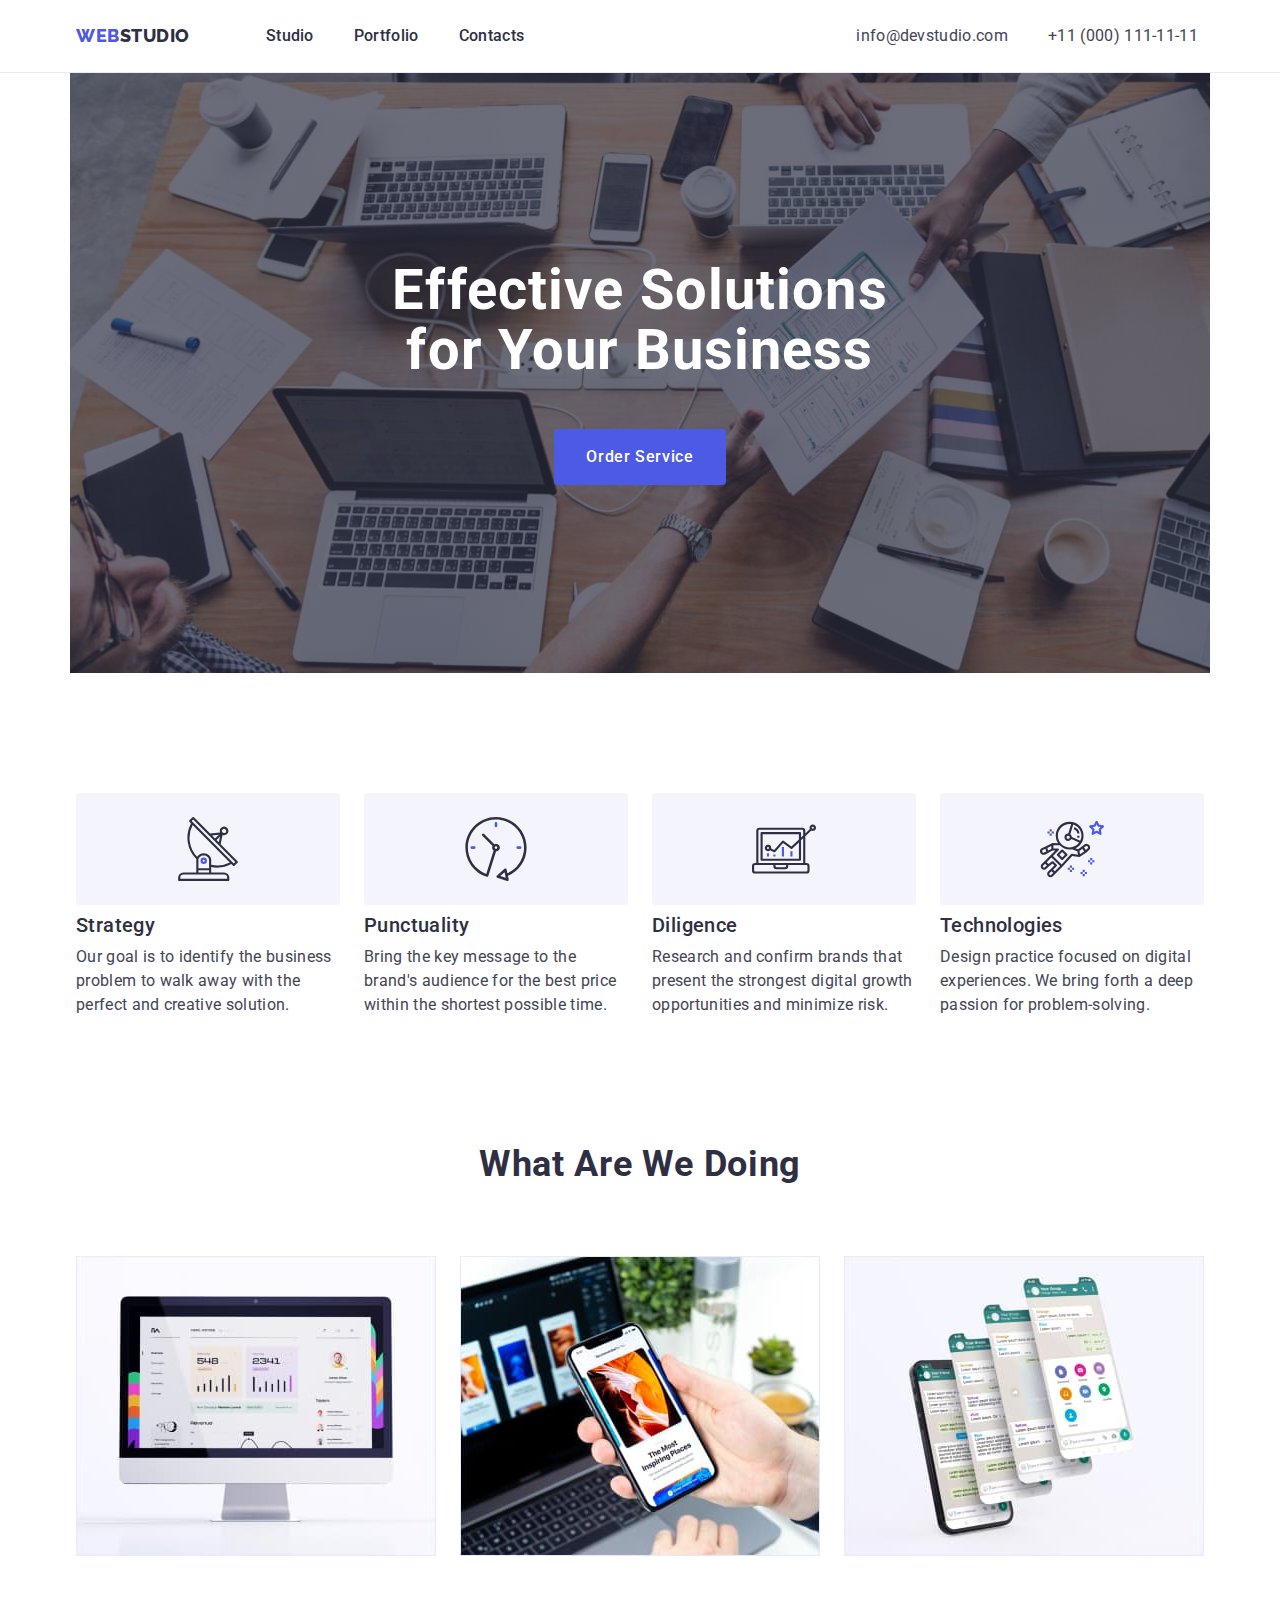
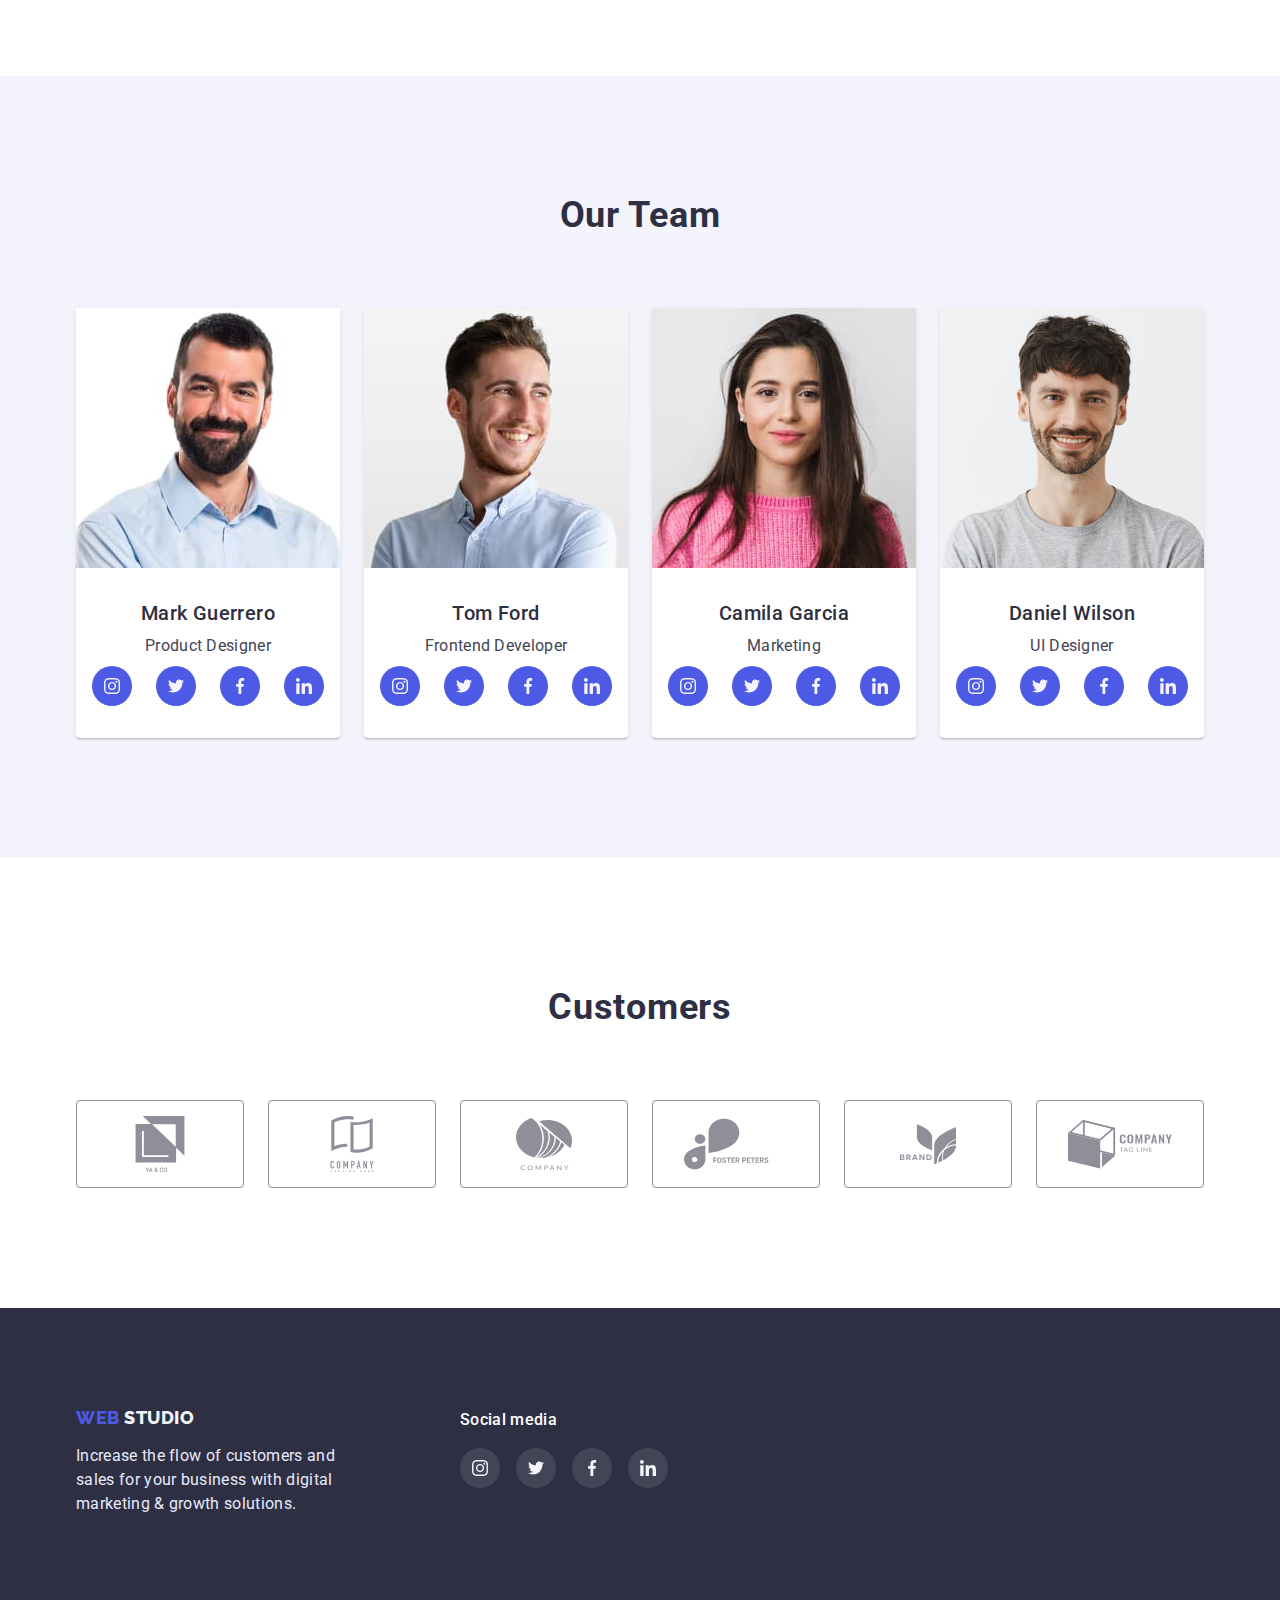
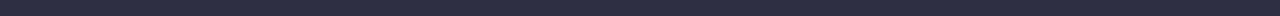
<file: index.html>
<!DOCTYPE html>
<html lang="en">
  <head>
    <meta charset="UTF-8" />
    <meta http-equiv="X-UA-Compatible" content="IE=edge" />
    <meta name="viewport" content="width=device-width, initial-scale=1.0" />
    <title>Document</title>
    <link rel="stylesheet" href="./css/modern-normalize.css" />
    <link rel="stylesheet" href="./css/styles.css" />
    <link
      href="https://fonts.googleapis.com/css2?family=Raleway:wght@800&family=Roboto:wght@400;500;700;900&display=swap"
      rel="stylesheet"
    />
  </head>

  <body>
    <header>
      <div class="container header-cont">
        <nav class="nav-header">
          <a href="./index.html" class="logo"
            ><span class="logo-web">Web</span
            ><span class="logo-studio">Studio</span></a
          >
          <ul class="stud-portf-con">
            <li><a href="./index.html" class="navigation">Studio </a></li>
            <li>
              <a href="./portfolio.html" class="navigation"> Portfolio</a>
            </li>
            <li><a href="" class="navigation"> Contacts</a></li>
          </ul>
        </nav>
        <address class="address-cont">
          <ul class="contacts-list">
            <li>
              <a href="mailto:info@devstudio.com" class="contacts">
                info@devstudio.com</a
              >
            </li>
            <li>
              <a href="tel:+110001111111" class="contacts">
                +11 (000) 111-11-11</a
              >
            </li>
          </ul>
        </address>
      </div>
    </header>
    <main>
      <!-- hero image-->
      <section class="section item">
        <div class="container">
          <h1 class="main-header">Effective Solutions for Your Business</h1>
          <button type="button" class="order">Order Service</button>
        </div>
      </section>
      <!-- section 1-->
      <section class="section features">
        <div class="container">
          <h2 class="visually-hidden">Advanteges</h2>
          <ul class="advanteges-list">
            <li class="advanteges-item">
              <svg class="advanteges-svg">
                <use href="./images/icons.svg#icon-antenna-1"></use>
              </svg>
            </li>
            <li class="advanteges-item">
              <svg class="advanteges-svg">
                <use href="./images/icons.svg#icon-clock-1"></use>
              </svg>
            </li>
            <li class="advanteges-item">
              <svg class="advanteges-svg">
                <use href="./images/icons.svg#icon-diagram-1"></use>
              </svg>
            </li>
            <li class="advanteges-item">
              <svg class="advanteges-svg">
                <use href="./images/icons.svg#icon-astronaut-1"></use>
              </svg>
            </li>
          </ul>

          <ul class="advanteges-list">
            <li class="advanteges-li">
              <h3 class="advant-header">Strategy</h3>
              <p class="advant-text">
                Our goal is to identify the business problem to walk away with
                the perfect and creative solution.
              </p>
            </li>
            <li class="advanteges-li">
              <h3 class="advant-header">Punctuality</h3>
              <p class="advant-text">
                Bring the key message to the brand's audience for the best price
                within the shortest possible time.
              </p>
            </li>
            <li class="advanteges-li">
              <h3 class="advant-header">Diligence</h3>
              <p class="advant-text">
                Research and confirm brands that present the strongest digital
                growth opportunities and minimize risk.
              </p>
            </li>
            <li class="advanteges-li">
              <h3 class="advant-header">Technologies</h3>
              <p class="advant-text">
                Design practice focused on digital experiences. We bring forth a
                deep passion for problem-solving.
              </p>
            </li>
          </ul>
        </div>
      </section>
      <!-- section 2-->
      <section class="section process">
        <div class="container">
          <h2 class="header-proc">What Are We Doing</h2>
          <ul class="wp-img">
            <li class="img-wp">
              <img
                src="./images/rectangle71.jpg"
                alt="computer screen"
                width="360"
              />
            </li>
            <li class="img-phone">
              <img src="./images/rectang72.jpg" alt="phone" width="360" />
            </li>
            <li class="img-phone-lap">
              <img
                src="./images/rectangle73.jpg"
                alt="phone on the background of a laptop"
                width="360"
              />
            </li>
          </ul>
        </div>
      </section>
      <!-- section 3-->
      <section class="section team">
        <div class="container">
          <h2 class="header-team">Our Team</h2>
          <ul class="personal">
            <li class="worker">
              <img
                src="./images/img2.jpg"
                alt="Photo Mark Guerrero"
                width="264"
              />
              <div class="text-worker">
                <h3 class="name">Mark Guerrero</h3>
                <p class="position">Product Designer</p>
              </div>
              <ul class="social-list">
                <li class="social-item">
                  <a href="" class="social-link">
                    <svg class="sotial-svg">
                      <use href="./images/icons.svg#icon-instagram-2"></use>
                    </svg>
                  </a>
                </li>
                <li class="social-item">
                  <a href="" class="social-link"
                    ><svg class="sotial-svg">
                      <use href="./images/icons.svg#icon-twitter-1"></use>
                    </svg>
                  </a>
                </li>
                <li class="social-item">
                  <a href="" class="social-link">
                    <svg class="sotial-svg">
                      <use href="./images/icons.svg#icon-facebook-1"></use>
                    </svg>
                  </a>
                </li>
                <li class="social-item">
                  <a href="" class="social-link">
                    <svg class="sotial-svg">
                      <use href="./images/icons.svg#icon-linkedin-1"></use>
                    </svg>
                  </a>
                </li>
              </ul>
            </li>
            <li class="worker">
              <img src="./images/img3.jpg" alt="Photo Tom Ford" width="264" />
              <div class="text-worker">
                <h3 class="name">Tom Ford</h3>
                <p class="position">Frontend Developer</p>
              </div>

              <ul class="social-list">
                <li class="social-item">
                  <a href="" class="social-link">
                    <svg class="sotial-svg">
                      <use href="./images/icons.svg#icon-instagram-2"></use>
                    </svg>
                  </a>
                </li>
                <li class="social-item">
                  <a href="" class="social-link"
                    ><svg class="sotial-svg">
                      <use href="./images/icons.svg#icon-twitter-1"></use>
                    </svg>
                  </a>
                </li>
                <li class="social-item">
                  <a href="" class="social-link">
                    <svg class="sotial-svg">
                      <use href="./images/icons.svg#icon-facebook-1"></use>
                    </svg>
                  </a>
                </li>
                <li class="social-item">
                  <a href="" class="social-link">
                    <svg class="sotial-svg">
                      <use href="./images/icons.svg#icon-linkedin-1"></use>
                    </svg>
                  </a>
                </li>
              </ul>
            </li>
            <li class="worker">
              <img
                src="./images/img4.jpg"
                alt="Photo Camila Garcia"
                width="264"
              />
              <div class="text-worker">
                <h3 class="name">Camila Garcia</h3>
                <p class="position">Marketing</p>
              </div>
              <ul class="social-list">
                <li class="social-item">
                  <a href="" class="social-link">
                    <svg class="sotial-svg">
                      <use href="./images/icons.svg#icon-instagram-2"></use>
                    </svg>
                  </a>
                </li>
                <li class="social-item">
                  <a href="" class="social-link"
                    ><svg class="sotial-svg">
                      <use href="./images/icons.svg#icon-twitter-1"></use>
                    </svg>
                  </a>
                </li>
                <li class="social-item">
                  <a href="" class="social-link">
                    <svg class="sotial-svg">
                      <use href="./images/icons.svg#icon-facebook-1"></use>
                    </svg>
                  </a>
                </li>
                <li class="social-item">
                  <a href="" class="social-link">
                    <svg class="sotial-svg">
                      <use href="./images/icons.svg#icon-linkedin-1"></use>
                    </svg>
                  </a>
                </li>
              </ul>
            </li>
            <li class="worker">
              <img
                src="./images/img1.jpg"
                alt="Photo Daniel Wilson"
                width="264"
              />
              <div class="text-worker">
                <h3 class="name">Daniel Wilson</h3>
                <p class="position">UI Designer</p>
              </div>
              <ul class="social-list">
                <li class="social-item">
                  <a href="" class="social-link">
                    <svg class="sotial-svg">
                      <use href="./images/icons.svg#icon-instagram-2"></use>
                    </svg>
                  </a>
                </li>
                <li class="social-item">
                  <a href="" class="social-link"
                    ><svg class="sotial-svg">
                      <use href="./images/icons.svg#icon-twitter-1"></use>
                    </svg>
                  </a>
                </li>
                <li class="social-item">
                  <a href="" class="social-link">
                    <svg class="sotial-svg">
                      <use href="./images/icons.svg#icon-facebook-1"></use>
                    </svg>
                  </a>
                </li>
                <li class="social-item">
                  <a href="" class="social-link">
                    <svg class="sotial-svg">
                      <use href="./images/icons.svg#icon-linkedin-1"></use>
                    </svg>
                  </a>
                </li>
              </ul>
            </li>
          </ul>
        </div>
      </section>
      <!-- section 4-->
      <section class="section customers">
        <div class="container">
          <h2 class="header-customers">Customers</h2>
          <ul class="company-list">
            <li class="company-item">
              <a href="" class="company-link">
                <svg class="company-svg">
                  <use href="./images/icons.svg#icon-group"></use>
                </svg>
              </a>
            </li>
            <li class="company-item">
              <a href="" class="company-link">
                <svg class="company-svg">
                  <use href="./images/icons.svg#icon-group-1"></use>
                </svg>
              </a>
            </li>
            <li class="company-item">
              <a href="" class="company-link">
                <svg class="company-svg">
                  <use href="./images/icons.svg#icon-group-2"></use>
                </svg>
              </a>
            </li>
            <li class="company-item">
              <a href="" class="company-link">
                <svg class="company-svg">
                  <use href="./images/icons.svg#icon-group-6"></use>
                </svg>
              </a>
            </li>
            <li class="company-item">
              <a href="" class="company-link">
                <svg class="company-svg">
                  <use href="./images/icons.svg#icon-group-4"></use>
                </svg>
              </a>
            </li>
            <li class="company-item">
              <a href="" class="company-link">
                <svg class="company-svg">
                  <use href="./images/icons.svg#icon-group-7"></use>
                </svg>
              </a>
            </li>
          </ul>
        </div>
      </section>
    </main>
    <footer class="footer">
      <div class="container footer">
        <div class="logo-and-text">
          <a href="./index.html" class="logo-f"
            ><span class="logo-web-f"> Web</span
            ><span class="logo-studio-f"> Studio</span></a
          >
          <p class="text-f">
            Increase the flow of customers and sales for your business with
            digital marketing & growth solutions.
          </p>
        </div>
        <div class="div-social-list">
          <p class="text-social-media">Social media</p>
          <ul class="social-list-f">
            <li class="social-item-f">
              <a href="" class="social-link-f">
                <svg class="social-svg-f">
                  <use href="./images/icons.svg#icon-instagram-2"></use>
                </svg>
              </a>
            </li>
            <li class="social-item-f">
              <a href="" class="social-link-f"
                ><svg class="social-svg-f">
                  <use href="./images/icons.svg#icon-twitter-1"></use>
                </svg>
              </a>
            </li>
            <li class="social-item-f">
              <a href="" class="social-link-f">
                <svg class="social-svg-f">
                  <use href="./images/icons.svg#icon-facebook-1"></use>
                </svg>
              </a>
            </li>
            <li class="social-item-f">
              <a href="" class="social-link-f">
                <svg class="social-svg-f">
                  <use href="./images/icons.svg#icon-linkedin-1"></use>
                </svg>
              </a>
            </li>
          </ul>
        </div>
      </div>
    </footer>
  </body>
</html>
</file>
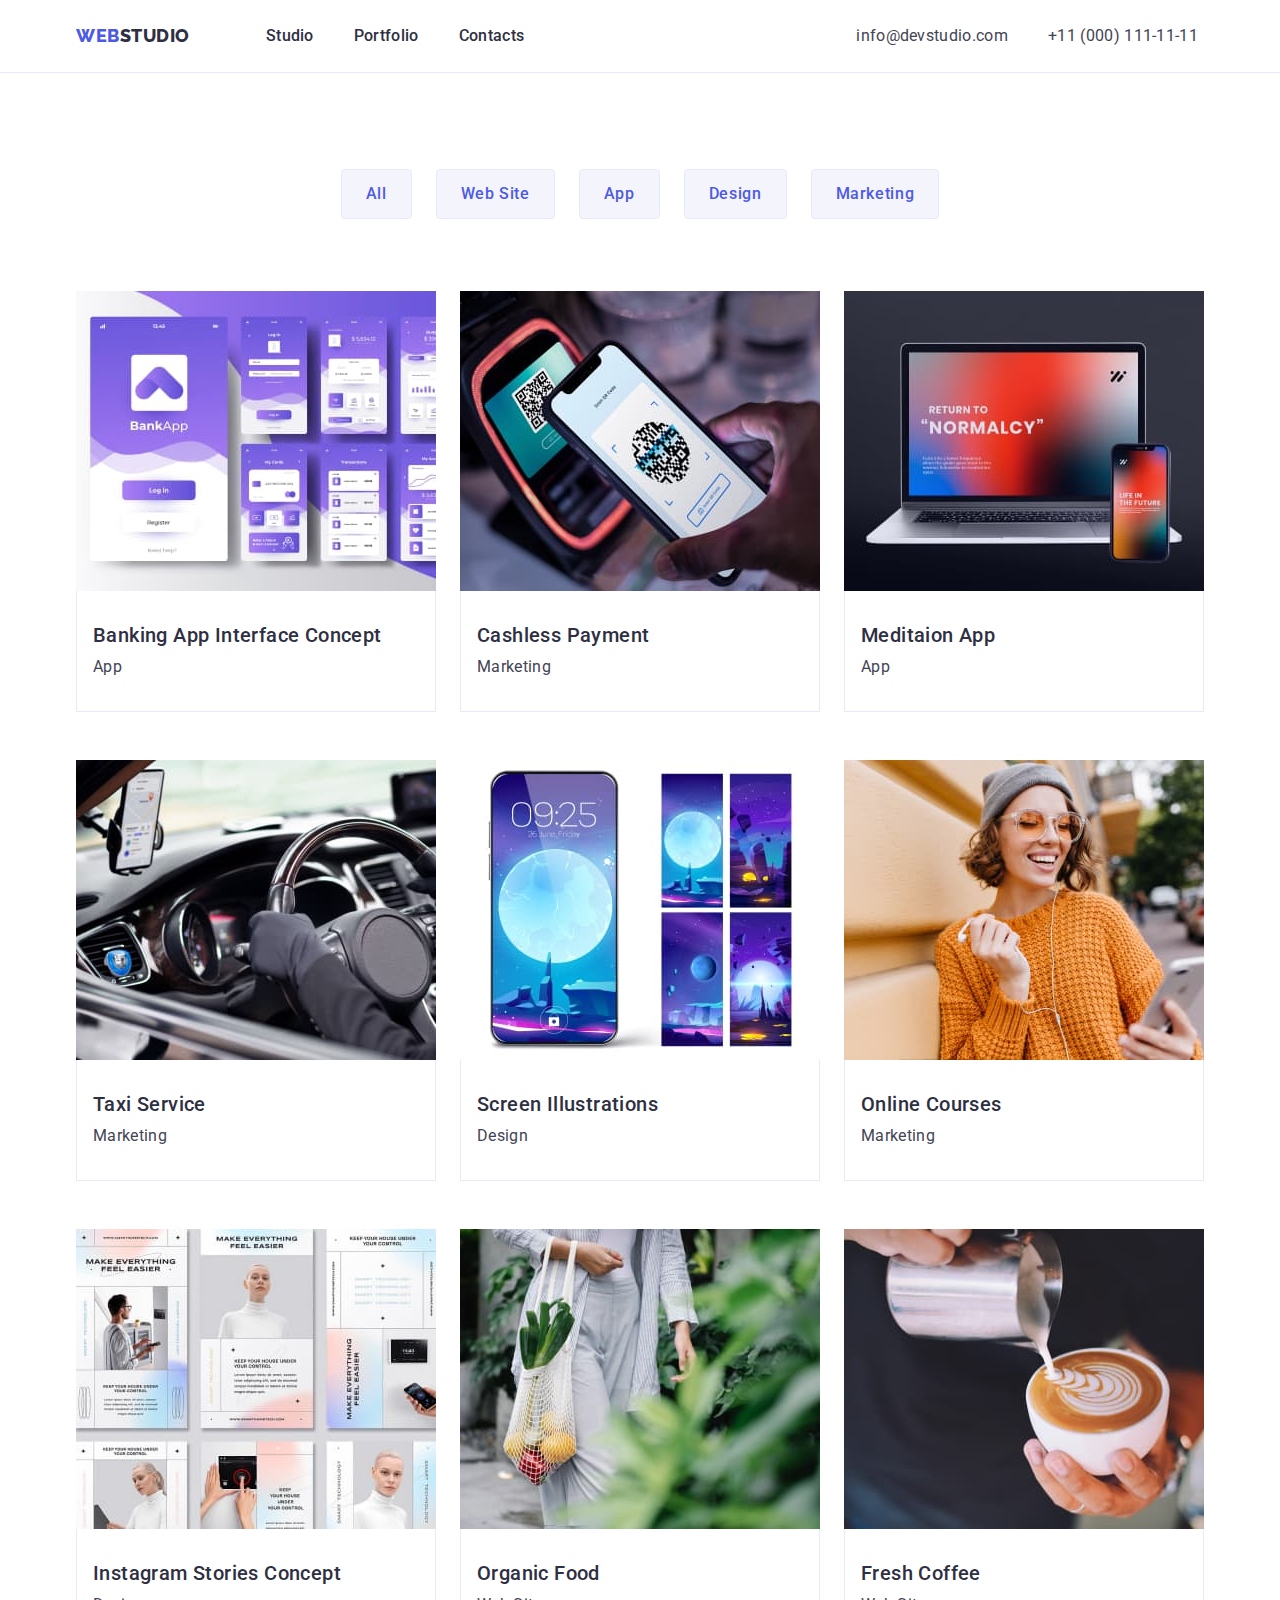
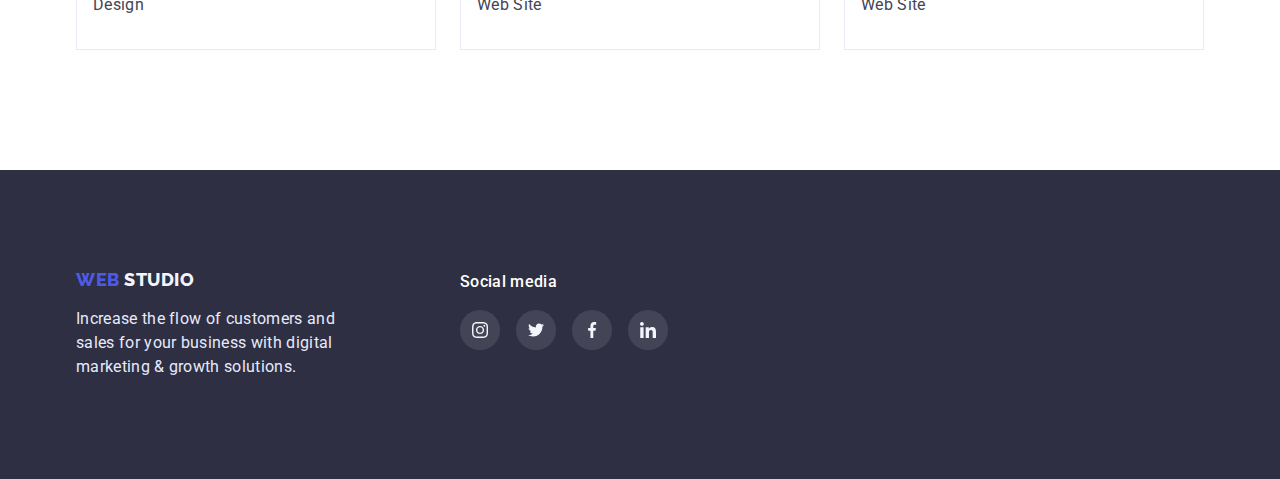
<file: portfolio.html>
<!DOCTYPE html>
<html lang="en">
  <head>
    <meta charset="UTF-8" />
    <meta http-equiv="X-UA-Compatible" content="IE=edge" />
    <meta name="viewport" content="width=device-width, initial-scale=1.0" />
    <title>Document</title>
    <link rel="stylesheet" href="./css/modern-normalize.css" />
    <link rel="stylesheet" href="./css/styles.css" />
    <link
      href="https://fonts.googleapis.com/css2?family=Raleway:wght@800&family=Roboto:wght@400;500;700;900&display=swap"
      rel="stylesheet"
    />
  </head>

  <body>
    <header>
      <div class="container header-cont">
        <nav class="nav-header">
          <a href="./index.html" class="logo"
            ><span class="logo-web">Web</span
            ><span class="logo-studio">Studio</span></a
          >
          <ul class="stud-portf-con">
            <li><a href="./index.html" class="navigation">Studio </a></li>
            <li>
              <a href="./portfolio.html" class="navigation"> Portfolio</a>
            </li>
            <li><a href="" class="navigation"> Contacts</a></li>
          </ul>
        </nav>
        <address class="address-cont">
          <ul class="contacts-list">
            <li>
              <a href="mailto:info@devstudio.com" class="contacts">
                info@devstudio.com</a
              >
            </li>
            <li>
              <a href="tel:+110001111111" class="contacts">
                +11 (000) 111-11-11</a
              >
            </li>
          </ul>
        </address>
      </div>
    </header>
    <main>
      <section class="section butt-project">
        <div class="container button">
          <ul class="portolio-butt">
            <li><button type="button" class="butt">All</button></li>
            <li><button type="button" class="butt">Web Site</button></li>
            <li><button type="button" class="butt">App</button></li>
            <li><button type="button" class="butt">Design</button></li>
            <li><button type="button" class="butt">Marketing</button></li>
          </ul>

          <ul class="row">
            <li class="li-project">
              <a href="" class="project-link">
              <img src="./images/app.jpg" alt="App" width="360"class="img-app"/>
              <div class="row-text">
                <h3 class="header-portfolio">Banking App Interface Concept</h3>
                <p class="text-portfolio">App</p>
              </div>
              </a>
            </li>
            <li class="li-project">
              <a href="" class="project-link">
              <img src="./images/terminal.jpg" alt="terminal" width="360" />
              <div class="row-text">
                <h3 class="header-portfolio">Cashless Payment</h3>
                <p class="text-portfolio">Marketing</p>
              </div>
            </a>
            </li>
            <li class="li-project">
              <a href="" class="project-link">
              <img src="./images/laptop.jpg" alt="laptop" width="360" />
              <div class="row-text">
                <h3 class="header-portfolio">Meditaion App</h3>
                <p class="text-portfolio">App</p>
              </div>
            </a>
            </li>

            <li class="li-project">
              <a href="" class="project-link">
              <img src="./images/helm.jpg" alt="helm" width="360" />
              <div class="row-text">
                <h3 class="header-portfolio">Taxi Service</h3>
                <p class="text-portfolio">Marketing</p>
              </div>
            </a>
            </li>
            <li class="li-project">
              <a href="" class="project-link">
              <img src="./images/phone.jpg" alt="phone" width="360" />
              <div class="row-text">
                <h3 class="header-portfolio">Screen Illustrations</h3>
                <p class="text-portfolio">Design</p>
              </div>
            </a>
            </li>
            <li class="li-project">
              <a href="" class="project-link">
              <img src="./images/girl.jpg" alt="girl" width="360" />
              <div class="row-text">
                <h3 class="header-portfolio">Online Courses</h3>
                <p class="text-portfolio">Marketing</p>
              </div>
            </a>
            </li>

            <li class="li-project">
              <a href="" class="project-link">
              <img src="./images/collage.jpg" alt="collage" width="360" />
              <div class="row-text">
                <h3 class="header-portfolio">Instagram Stories Concept</h3>
                <p class="text-portfolio">Design</p>
              </div>
            </a>
            </li>
            <li class="li-project">
              <a href="" class="project-link">
              <img src="./images/shopper.jpg" alt="shopper" width="360" />
              <div class="row-text">
                <h3 class="header-portfolio">Organic Food</h3>
                <p class="text-portfolio">Web Site</p>
              </div>
            </a>
            </li>
            <li class="li-project">
              <a href="" class="project-link">
              <img src="./images/coffee.jpg" alt="coffee" width="360" />
              <div class="row-text">
                <h3 class="header-portfolio">Fresh Coffee</h3>
                <p class="text-portfolio">Web Site</p>
              </div>
            </a>
            </li>
          </ul>
        </div>
      </section>
    </main>
    <footer class="footer">
      <div class="container footer">
        <div class="logo-and-text">
          <a href="./index.html" class="logo-f"
            ><span class="logo-web-f"> Web</span
            ><span class="logo-studio-f"> Studio</span></a
          >
          <p class="text-f">
            Increase the flow of customers and sales for your business with
            digital marketing & growth solutions.
          </p>
        </div>
        <div class="div-social-list">
          <p class="text-social-media">Social media</p>
          <ul class="social-list-f">
            <li class="social-item-f">
              <a href="" class="social-link-f">
                <svg class="social-svg-f">
                  <use href="./images/icons.svg#icon-instagram-2"></use>
                </svg>
              </a>
            </li>
            <li class="social-item-f">
              <a href="" class="social-link-f"
                ><svg class="social-svg-f">
                  <use href="./images/icons.svg#icon-twitter-1"></use>
                </svg>
              </a>
            </li>
            <li class="social-item-f">
              <a href="" class="social-link-f">
                <svg class="social-svg-f">
                  <use href="./images/icons.svg#icon-facebook-1"></use>
                </svg>
              </a>
            </li>
            <li class="social-item-f">
              <a href="" class="social-link-f">
                <svg class="social-svg-f">
                  <use href="./images/icons.svg#icon-linkedin-1"></use>
                </svg>
              </a>
            </li>
          </ul>
        </div>
      </div>
    </footer>
  </body>
</html>
</file>
<file: css/styles.css>
body {
  font-family: "Roboto", sans-serif;
  color: var(--dark);
  background: var(--white);
}
:root {
  --primary-brand: #4d5ae5;
  --pressed-state: #404bbf;
  --dark: #2e2f42;
  --success: #31d0aa;
  --text: #434455;
  --subtle-text: #8e8f99;
  --accent: #e7e9fc;
  --light: #f4f4fd;
  --modal-overlay: #2e2f42;
  --hero-background: #2e2f42;
  --white: #ffffff;
  --svg-grey: #8e8f99;
}
h1,
h2,
h3,
h4,
h5,
h6,
p,
ul {
  margin: 0;
  padding: 0;
}
img {
  display: block;
  max-width: 100%;
  height: auto;
}
.logo {
  font-family: "Raleway", sans-serif;
  font-weight: 800;
  font-size: 18px;
  line-height: 1.33;
  letter-spacing: 0.03em;
  text-transform: uppercase;
  text-decoration: none;
  margin-right: 76px;
  padding-top: 24px;
  padding-bottom: 24px;
}
.logo-web {
  color: var(--primary-brand);
}
.logo-studio {
  color: var(--dark);
}

.navigation {
  font-weight: 500;
  font-size: 16px;
  line-height: 1.5;
  letter-spacing: 0.02em;
  color: var(--dark);
  text-decoration: none;
  list-style: none;
  padding-bottom: 24px;
  padding-top: 24px;
}
.stud-portf-con {
  display: flex;
  justify-content: flex-start;
  gap: 40px;
  text-decoration: none;
  list-style: none;
}
.stud-portf-con > li {
  padding-bottom: 24px;
  padding-top: 24px;
}
.navigation:active {
  color: var(--pressed-state);
}
.address-cont {
  display: flex;
  margin-left: 332px;
}
.contacts-list {
  list-style: none;
  display: flex;
  justify-content: flex-end;
  gap: 40px;
}

.contacts-list > li {
  padding-bottom: 24px;
  padding-top: 24px;
}
.contacts {
  font-weight: 400;
  font-size: 16px;
  line-height: 1.5;
  letter-spacing: 0.02em;
  color: var(--text);
  font-style: normal;
  text-decoration: none;
  padding-bottom: 24px;
  padding-top: 24px;
}

.main-header {
  margin: 0 auto;
  font-size: 56px;
  line-height: 1.07;
  letter-spacing: 0.02em;
  color: var(--white);
  width: 550px;
  text-align: center;
  margin-bottom: 48px;
}
.order {
  background: var(--primary-brand);
  border-radius: 4px;
  font-weight: 500;
  font-size: 16px;
  letter-spacing: 0.04em;
  line-height: 1.5;
  color: var(--white);
  text-align: center;
  margin: 0 auto;
  border: none;
  padding: 16px 32px;
  display: flex;
  align-items: center;
}
.order:hover,
.order:focus {
  background: var(--pressed-state);
}
.advanteges-list,
.wp-img,
.portolio-butt,
.personal {
  list-style: none;
  display: flex;
  justify-content: center;
  gap: 24px;
}

.advant-header {
  font-weight: 500;
  font-size: 20px;
  line-height: 1.2;
  letter-spacing: 0.02em;
  color: var(--dark);
  margin-bottom: 8px;
}
.advant-text {
  flex-basis: calc((100% - 3 * 24px) / 4);
  font-weight: 400;
  font-size: 16px;
  line-height: 1.5;
  letter-spacing: 0.02em;
  color: var(--text);
}
.advanteges-li {
  flex-basis: calc((100% - 3 * 24px) / 4);
  max-width: 264px;
}
.header-proc,
.header-team {
  font-weight: 700;
  font-size: 36px;
  line-height: 1.1;
  letter-spacing: 0.02em;
  color: var();
  text-align: center;
  margin-bottom: 72px;
}
.name {
  font-weight: 500;
  font-size: 20px;
  line-height: 1.3;
  letter-spacing: 0.02em;
  text-align: center;
  margin-bottom: 8px;
}
.position {
  font-weight: 400;
  font-size: 16px;
  line-height: 1.5;
  letter-spacing: 0.02em;
  color: var(--text);
  text-align: center;
}
.text-worker {
  padding-top: 32px;
  margin-bottom: 8px;
}
ul.personal > li {
  background: var(--white);
  flex-basis: calc((100% - 3 * 24px) / 4);
  max-width: 264px;
  border-radius: 0px 0px 4px 4px;
  box-shadow: 0px 1px 6px rgba(46, 47, 66, 0.08),
    0px 1px 1px rgba(46, 47, 66, 0.16), 0px 2px 1px rgba(46, 47, 66, 0.08);
}

.footer {
  background-color: var(--dark);
  padding-top: 100px;
  padding-bottom: 100px;
}
.logo-f {
  font-family: "Raleway", sans-serif;
  font-weight: 800;
  font-size: 18px;
  line-height: 1.16;
  letter-spacing: 0.03em;
  text-transform: uppercase;
  text-decoration: none;
}
.logo-web-f {
  color: var(--primary-brand);
}
.logo-studio-f {
  color: var(--light);
}
.text-f {
  font-weight: 400;
  font-size: 16px;
  line-height: 1.5;
  letter-spacing: 0.02em;
  color: var(--accent);
  width: 264px;
  margin-top: 16px;
}
.butt {
  font-weight: 500;
  font-size: 16px;
  line-height: 1.5;
  letter-spacing: 0.04em;
  color: var(--primary-brand);
  background: var(--light);
  border: 1px solid #e7e9fc;
  border-radius: 4px;
  text-align: center;
  color: var(--primary-brand);
  padding: 12px 24px;
}
.butt:hover,
.butt:focus {
  background-color: var(--pressed-state);
  color: var(--white);
}
.header-portfolio {
  font-weight: 500;
  font-size: 20px;
  line-height: 1.2;
  letter-spacing: 0.02em;
  color: var(--dark);
  margin-bottom: 8px;
}
.text-portfolio {
  font-weight: 400;
  font-size: 16px;
  line-height: 1.5;
  letter-spacing: 0.02em;
  color: var(--text);
}
.visually-hidden {
  position: absolute;
  width: 1px;
  height: 1px;
  margin: -1px;
  border: 0;
  padding: 0;
  white-space: nowrap;
  clip-path: inset(100%);
  clip: rect(0 0 0 0);
  overflow: hidden;
}
.container {
  max-width: 1158px;
  margin: 0 auto;
  padding: 0 15px;
}
.container.header-cont {
  display: flex;

}
.nav-header {
  display: flex;
  justify-content: flex-start;
}
header {
  border-bottom: 1px solid #e7e9fc;
}
.section.process {
  padding-bottom: 120px;
}
.section.item {
  padding-top: 188px;
  padding-bottom: 188px;
  background-color: var(--hero-background);
  background-image: linear-gradient(
      rgba(46, 47, 66, 0.7),
      rgba(46, 47, 66, 0.7)
    ),
    url("../images/peopleoffice.jpg");
  background-size: cover;
  background-repeat: no-repeat;
  max-width: 1140px;
  margin: 0 auto;
}
.section.features {
  padding-top: 120px;
  padding-bottom: 120px;
}
.section.butt-project {
  padding-top: 96px;
  padding-bottom: 120px;
}
.section.team {
  padding-top: 120px;
  padding-bottom: 120px;
  background-color: var(--light);
}

.li-project {
  box-sizing: border-box;
  background: var(--white);
  flex-basis: calc((100% - 2 * 24px) / 3);
}
.row {
  flex-wrap: wrap;
  list-style: none;
  display: flex;
  gap: 48px 24px;
}

.portolio-butt {
  margin-bottom: 72px;
}
.row-text {
  padding-top: 32px;
  padding-bottom: 32px;
  padding-left: 16px;
  border-left: 1px solid #e7e9fc;
  border-right: 1px solid #e7e9fc;
  border-bottom: 1px solid #e7e9fc;
  max-width: 360px;
}
button:hover {
  cursor: pointer;
}
.butt:hover{
  box-shadow: 0px 3px 1px rgba(0, 0, 0, 0.1), 0px 2px 1px rgba(0, 0, 0, 0.08), 0px 2px 2px rgba(0, 0, 0, 0.12);
}
.advanteges-list {
  list-style: none;
  display: flex;
  margin-bottom: 8px;
}
.advanteges-item {
  background: var(--light);
  border-radius: 4px;
  flex-basis: calc((100% - 3 * 24px) / 4);
  height: 112px;
  display: flex;
  justify-content: center;
  align-items: center;
}
.advanteges-svg {
  width: 64px;
  height: 64px;
}

.social-list {
  list-style: none;
  display: flex;
  gap: 24px;
  justify-content: center;
}
.social-item {
  background-color: var(--primary-brand);
  width: 40px;
  height: 40px;
  border-radius: 50%;
  
}
.social-link {
  width: 100%;
  height: 100%;
  display: flex;
  justify-content: center;
  align-items: center;
}

.social-link:hover,
.social-link:focus  {
  background-color: var(--pressed-state);
  border-radius: 50%;
}
.sotial-svg {
  width: 16px;
  height: 16px;
}
.worker {
  padding-bottom: 32px;
}

.company-list {
  list-style: none;
  display: flex;
  gap: 24px;
  justify-content: center;
}
.company-item {
  flex-basis:calc((100% - 5 * 24px) / 6);
  height: 88px;
  
}
.company-link:hover,
.company-link:focus{
  border: 1px solid var(--pressed-state);
  border-radius: 4px;
  color: var(--pressed-state);
}
.company-link {
  width: 100%;
  height: 100%;
  display: flex;
  justify-content: center;
  align-items: center;
  border: 1px solid var(--subtle-text);
  border-radius: 4px;
  color: var(--svg-grey);
}
.company-svg {
  width: 104px;
  height: 56px;
  fill:currentColor;
}


.header-customers {
  font-weight: 700;
  font-size: 36px;
  line-height: 1.1;
  text-align: center;
  letter-spacing: 0.02em;
  text-transform: capitalize;
  color: var(--dark);
  margin-bottom: 72px;
}
.section.customers {
  padding-top: 130px;
  padding-bottom: 120px;
}
.text-social-media {
  font-weight: 500;
  font-size: 16px;
  line-height: 1.5;
  letter-spacing: 0.02em;
  color: var(--white);
  margin-bottom: 16px;
}
.social-list-f {
  list-style: none;
  display: flex;
  gap: 16px;
}
.social-item-f {
  width: 40px;
  height: 40px;
}
.social-link-f:focus,
.social-link-f:hover {
  background-color: var(--success);
  border-radius: 50%;
}
.social-link-f {
  width: 100%;
  height: 100%;
  display: flex;
  justify-content: center;
  align-items: center;
  background-color: rgba(255, 255, 255, 0.1);
  border-radius: 50%;
}
.social-svg-f {
  width: 16px;
  height: 16px;
}
.container.footer {
  display: flex;
}
.logo-and-text {
  margin-right: 120px;
}
.project-link{
  width: 100%;
  height: 100%;
 display:inline-block;
 text-decoration: none;
}
.project-link:hover {
  box-shadow: 0px 1px 6px rgba(46, 47, 66, 0.08),
    0px 1px 1px rgba(46, 47, 66, 0.16), 0px 2px 1px rgba(46, 47, 66, 0.08);
}
</file>
